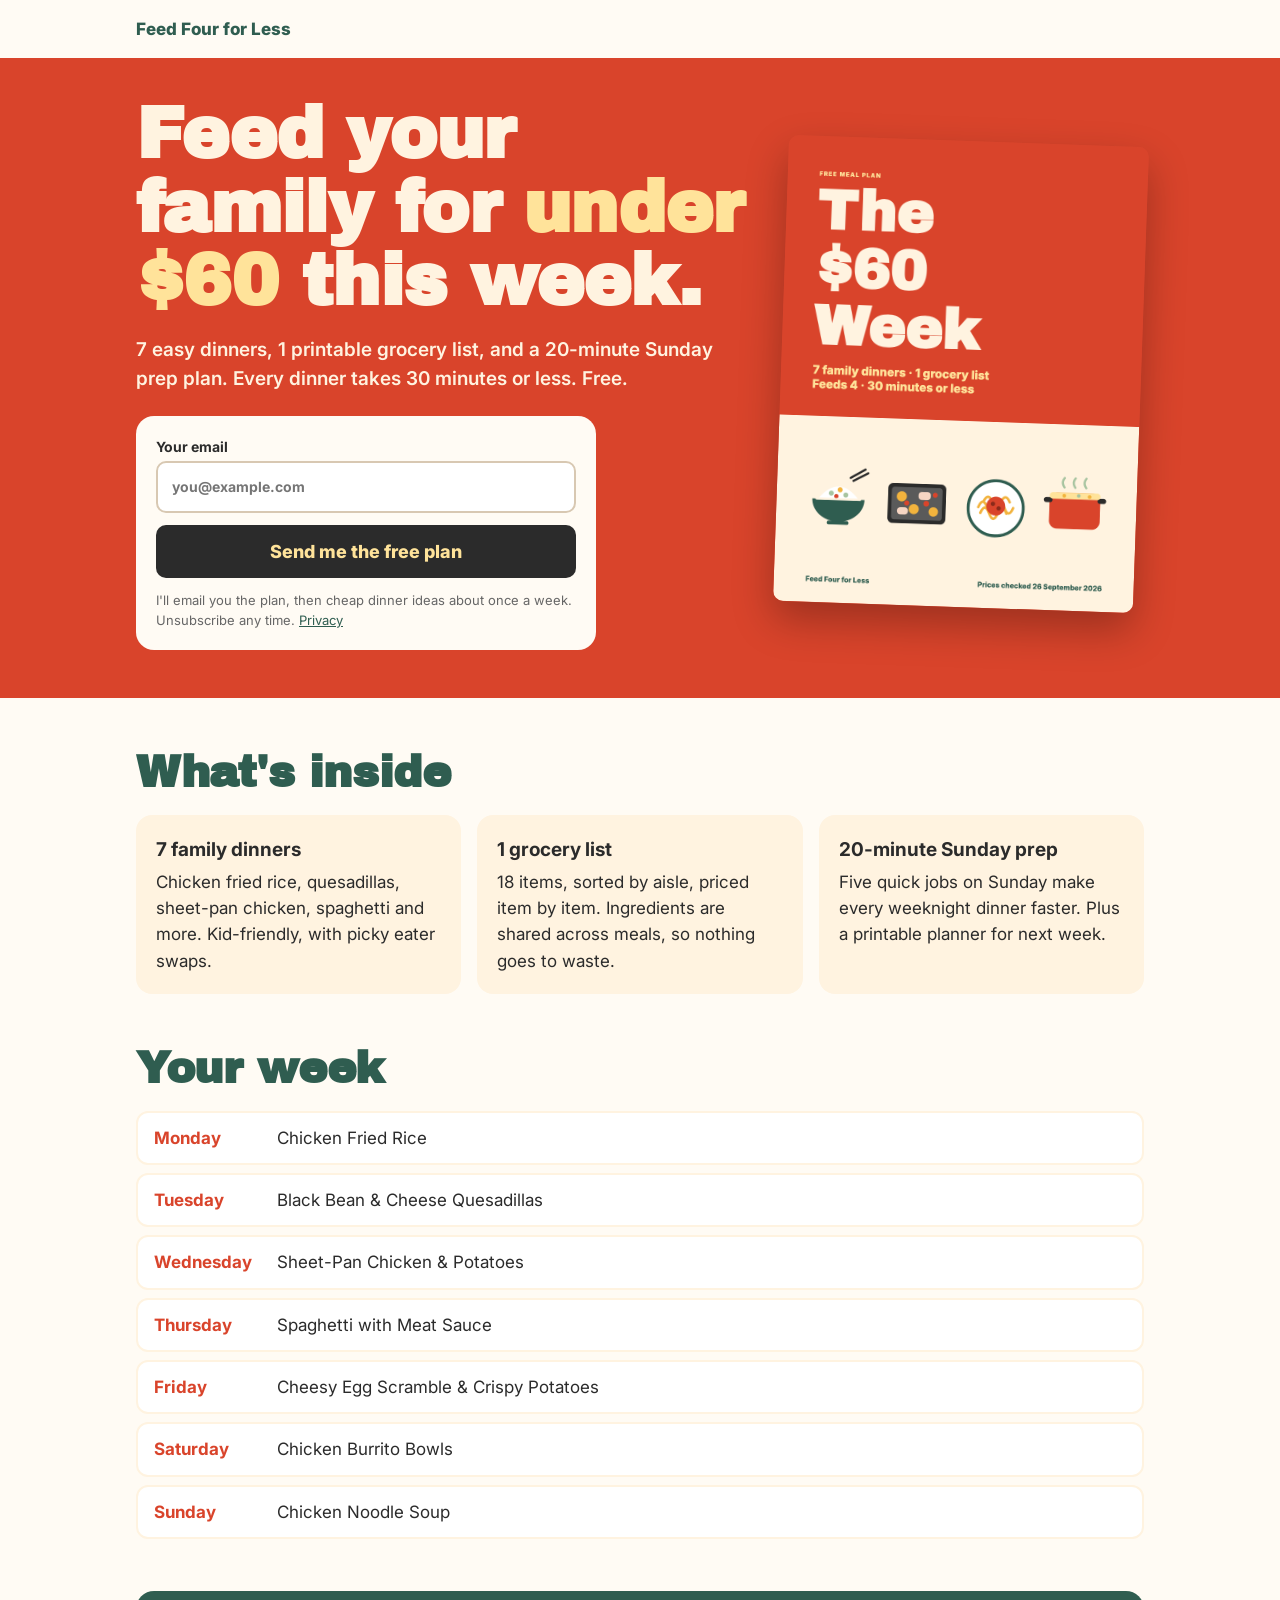
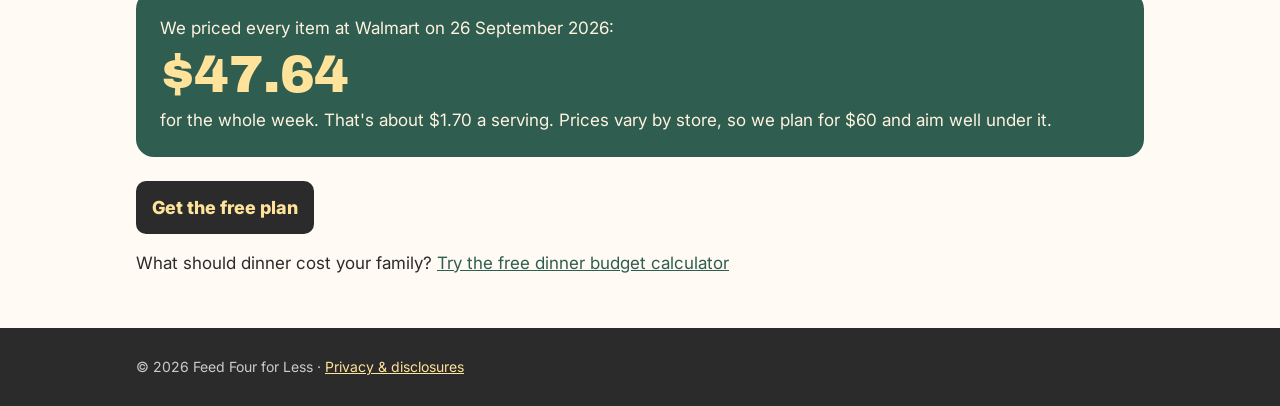
<file: index.html>
<!doctype html>
<html lang="en">
<head>
<meta charset="utf-8">
<meta name="viewport" content="width=device-width, initial-scale=1">
<title>The $60 Week: Free Family Dinner Plan | Feed Four for Less</title>
<meta name="description" content="7 cheap family dinners, one printable grocery list and a 20-minute Sunday prep plan. Feeds 4 for under $60. Free.">
<meta property="og:title" content="The $60 Week: 7 family dinners for under $60">
<meta property="og:description" content="7 easy dinners, 1 printable grocery list, 20-minute Sunday prep. Free.">
<meta property="og:image" content="img/cover.png">
<link rel="preconnect" href="https://fonts.googleapis.com"><link rel="preconnect" href="https://fonts.gstatic.com" crossorigin>
<link href="https://fonts.googleapis.com/css2?family=Archivo+Black&family=Inter:wght@400;600;700;800&display=swap" rel="stylesheet">
<link rel="stylesheet" href="style.css">
</head>
<body>
<header><div class="wrap">Feed Four for Less</div></header>

<div class="hero"><div class="wrap grid">
  <div>
    <h1>Feed your family for <span>under $60</span> this week.</h1>
    <p class="lead">7 easy dinners, 1 printable grocery list, and a 20-minute Sunday prep plan. Every dinner takes 30 minutes or less. Free.</p>
    <!-- Brevo form "The $60 Week signup" -> list "The $60 Week subscribers". Email only: Brevo's editor
         would not take a first-name field, and one field converts better anyway. -->
    <form id="signup" method="POST" action="https://491e9783.sibforms.com/serve/[base64]">
      <label>Your email<input type="email" name="EMAIL" autocomplete="email" required placeholder="you@example.com"></label>
      <input type="hidden" name="locale" value="en">
      <input type="text" name="email_address_check" value="" tabindex="-1" autocomplete="off" style="position:absolute;left:-5000px" aria-hidden="true">
      <button type="submit">Send me the free plan</button>
      <p class="fine">I'll email you the plan, then cheap dinner ideas about once a week. Unsubscribe any time. <a href="privacy.html">Privacy</a></p>
      <p class="msg" id="msg" hidden></p>
    </form>
  </div>
  <img class="cover" src="img/cover.png" alt="Cover of The $60 Week meal plan" width="816" height="1056">
</div></div>

<section><div class="wrap">
  <h2>What's inside</h2>
  <div class="cards">
    <div class="card"><b>7 family dinners</b>Chicken fried rice, quesadillas, sheet-pan chicken, spaghetti and more. Kid-friendly, with picky eater swaps.</div>
    <div class="card"><b>1 grocery list</b>18 items, sorted by aisle, priced item by item. Ingredients are shared across meals, so nothing goes to waste.</div>
    <div class="card"><b>20-minute Sunday prep</b>Five quick jobs on Sunday make every weeknight dinner faster. Plus a printable planner for next week.</div>
  </div>
</div></section>

<section style="padding-top:0"><div class="wrap">
  <h2>Your week</h2>
  <ul class="days">
    <li><b>Monday</b>Chicken Fried Rice</li>
    <li><b>Tuesday</b>Black Bean &amp; Cheese Quesadillas</li>
    <li><b>Wednesday</b>Sheet-Pan Chicken &amp; Potatoes</li>
    <li><b>Thursday</b>Spaghetti with Meat Sauce</li>
    <li><b>Friday</b>Cheesy Egg Scramble &amp; Crispy Potatoes</li>
    <li><b>Saturday</b>Chicken Burrito Bowls</li>
    <li><b>Sunday</b>Chicken Noodle Soup</li>
  </ul>
</div></section>

<section style="padding-top:0"><div class="wrap">
  <div class="price">
    <span>We priced every item at Walmart on 26 September 2026:</span>
    <span class="display">$47.64</span>
    <span>for the whole week. That's about $1.70 a serving. Prices vary by store, so we plan for $60 and aim well under it.</span>
  </div>
  <p style="margin-top:24px"><a class="btn" href="#signup">Get the free plan</a></p>
  <p style="margin-top:16px">What should dinner cost your family? <a href="calculator/">Try the free dinner budget calculator</a></p>
</div></section>

<footer><div class="wrap">© 2026 Feed Four for Less · <a href="privacy.html">Privacy &amp; disclosures</a></div></footer>

<script>
// Submit in the background so visitors stay on our page, then send them to the thank-you page.
// If the background request can't complete, fall back to a normal form post.
const form = document.getElementById('signup'), msg = document.getElementById('msg'), btn = form.querySelector('button');
form.addEventListener('submit', async e => {
  e.preventDefault();
  btn.disabled = true; btn.textContent = 'Sending...';
  try {
    const r = await fetch(form.action + '?isAjax=1', { method: 'POST', body: new FormData(form) });
    const j = await r.json();
    if (j.success) { location.href = 'thanks.html'; return; }
    msg.hidden = false; msg.textContent = j.message || 'That email address didn\'t work. Please check it and try again.';
  } catch (err) { form.submit(); return; }
  btn.disabled = false; btn.textContent = 'Send me the free plan';
});
</script>
</body>
</html>
</file>
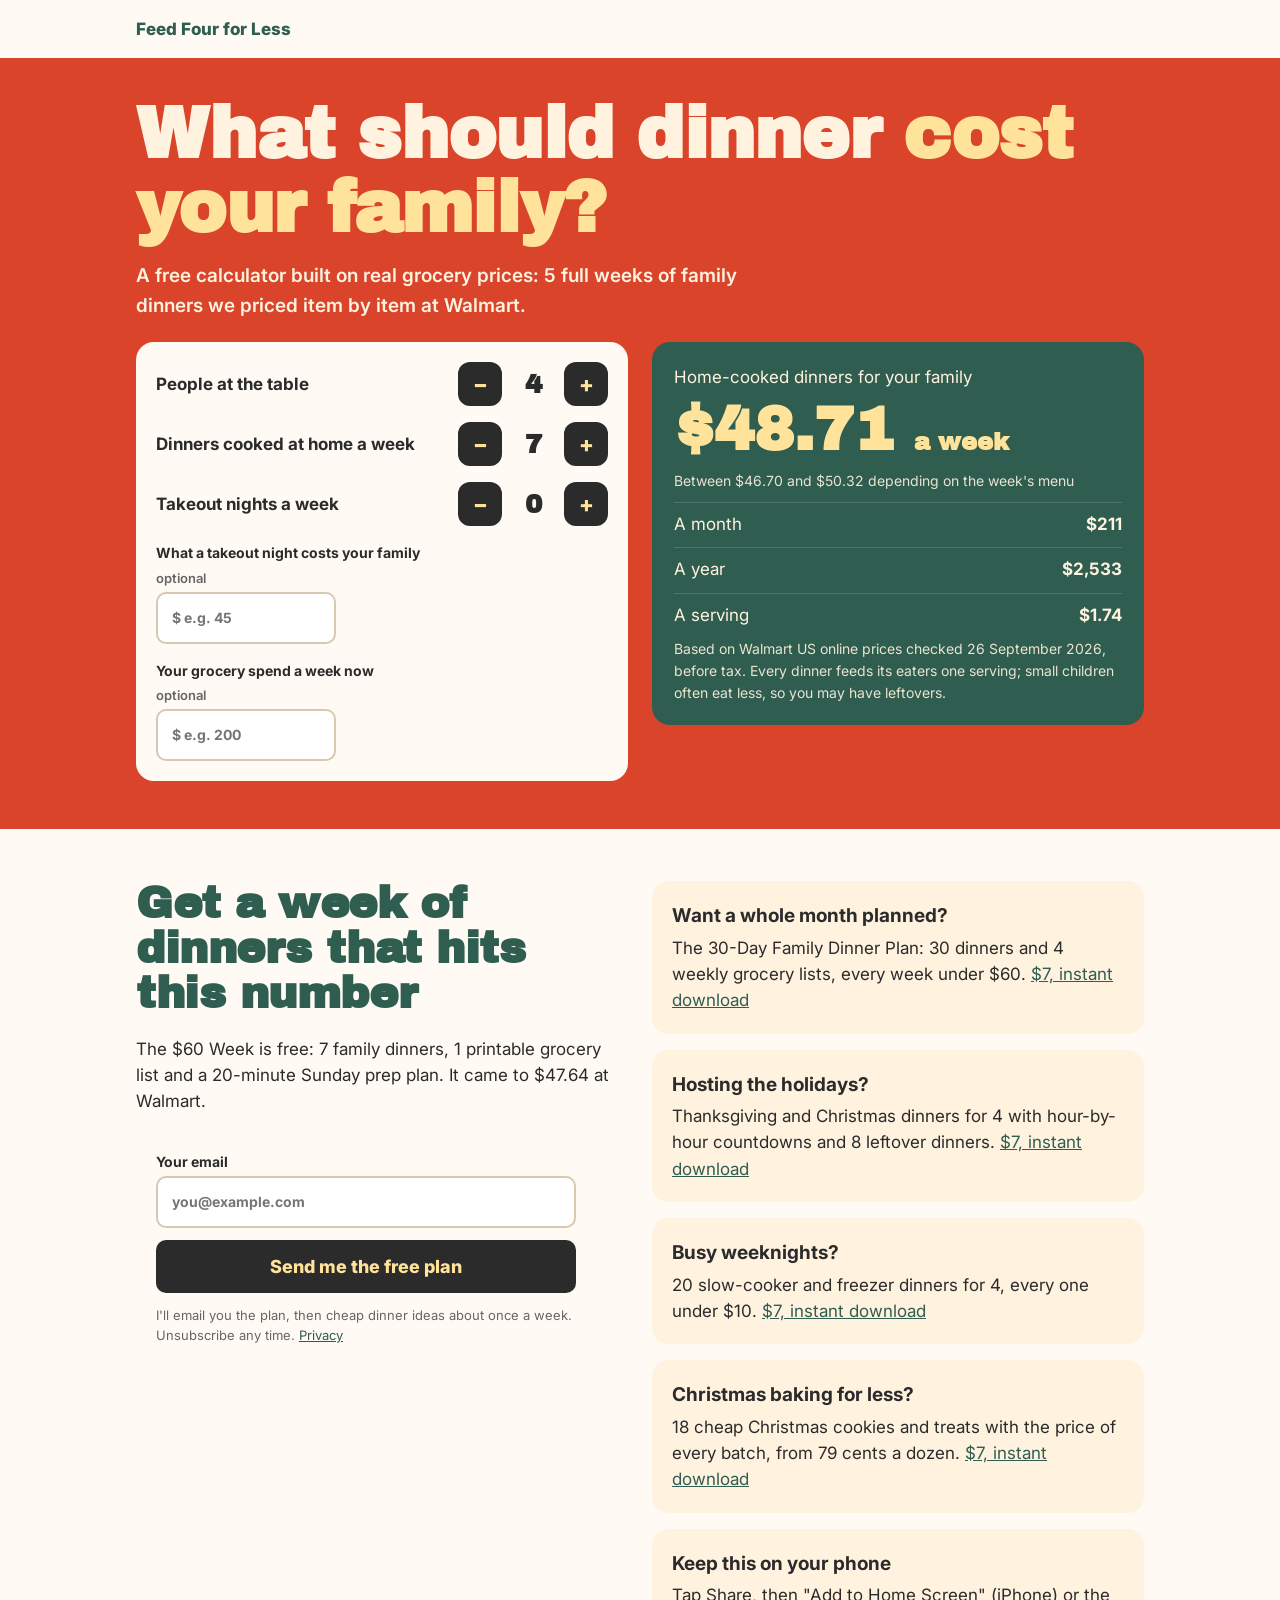
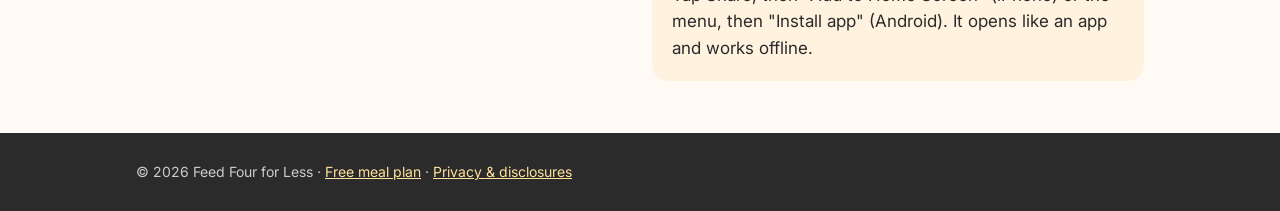
<file: calculator/index.html>
<!doctype html>
<html lang="en">
<head>
<meta charset="utf-8">
<meta name="viewport" content="width=device-width, initial-scale=1">
<title>Family Dinner Budget Calculator: What Should Dinner Cost a Week? | Feed Four for Less</title>
<meta name="description" content="Free calculator: see what home-cooked dinners cost your family each week, month and year at Walmart prices, and how much swapping takeout nights saves.">
<meta property="og:title" content="Family Dinner Budget Calculator">
<meta property="og:description" content="What should dinner cost your family? Free, instant, based on real Walmart prices.">
<meta property="og:image" content="icon-512.png">
<meta name="theme-color" content="#D9442B">
<link rel="manifest" href="manifest.webmanifest">
<link rel="apple-touch-icon" href="icon-180.png">
<meta name="apple-mobile-web-app-title" content="Dinner Budget">
<link rel="preconnect" href="https://fonts.googleapis.com"><link rel="preconnect" href="https://fonts.gstatic.com" crossorigin>
<link href="https://fonts.googleapis.com/css2?family=Archivo+Black&family=Inter:wght@400;600;800&display=swap" rel="stylesheet">
<link rel="stylesheet" href="../style.css">
<style>
.calc { background: var(--paper); color: var(--ink); border-radius: 18px; padding: 20px; display: grid; gap: 16px; max-width: 560px }
.step { display: flex; align-items: center; justify-content: space-between; gap: 12px; font-weight: 700 }
.step .ctl { display: flex; align-items: center; gap: 10px }
.step button { width: 44px; height: 44px; padding: 0; font-size: 22px; border-radius: 12px }
.step output { font: 900 26px 'Archivo Black', sans-serif; min-width: 1.6em; text-align: center }
.money { display: grid; gap: 4px; font-weight: 700; font-size: 14px }
.money input { max-width: 180px }
.opt { font-size: 13px; color: #666; font-weight: 600 }
.res { background: var(--green); color: var(--cream); border-radius: 18px; padding: 22px; display: grid; gap: 10px; max-width: 560px }
.res .big { font: 900 clamp(40px, 11vw, 60px) 'Archivo Black', sans-serif; color: #FFE39A; line-height: 1 }
.res .row { display: flex; justify-content: space-between; border-top: 1px solid rgba(255,255,255,.15); padding-top: 8px }
.res .note { font-size: 14px; opacity: .9 }
.save { background: #FFE39A; color: var(--ink); border-radius: 12px; padding: 12px 14px; font-weight: 700 }
.grid2 { display: grid; gap: 24px; align-items: start }
@media (min-width: 900px) { .grid2 { grid-template-columns: 1fr 1fr } }
</style>
</head>
<body>
<header><div class="wrap"><a href="../" style="text-decoration:none">Feed Four for Less</a></div></header>

<div class="hero"><div class="wrap">
  <h1>What should dinner <span>cost your family?</span></h1>
  <p class="lead">A free calculator built on real grocery prices: 5 full weeks of family dinners we priced item by item at Walmart.</p>
  <div class="grid2">
    <div class="calc">
      <div class="step">People at the table<div class="ctl"><button type="button" data-k="people" data-d="-1" aria-label="Fewer people">−</button><output id="people">4</output><button type="button" data-k="people" data-d="1" aria-label="More people">+</button></div></div>
      <div class="step">Dinners cooked at home a week<div class="ctl"><button type="button" data-k="dinners" data-d="-1" aria-label="Fewer dinners">−</button><output id="dinners">7</output><button type="button" data-k="dinners" data-d="1" aria-label="More dinners">+</button></div></div>
      <div class="step">Takeout nights a week<div class="ctl"><button type="button" data-k="takeout" data-d="-1" aria-label="Fewer takeout nights">−</button><output id="takeout">0</output><button type="button" data-k="takeout" data-d="1" aria-label="More takeout nights">+</button></div></div>
      <label class="money">What a takeout night costs your family <span class="opt">optional</span><input id="tcost" type="number" inputmode="decimal" min="0" step="1" placeholder="$ e.g. 45"></label>
      <label class="money">Your grocery spend a week now <span class="opt">optional</span><input id="spend" type="number" inputmode="decimal" min="0" step="1" placeholder="$ e.g. 200"></label>
    </div>
    <div class="res" aria-live="polite">
      <div>Home-cooked dinners for your family</div>
      <div class="big" id="week">$0</div>
      <div class="note" id="range"></div>
      <div class="row"><span>A month</span><b id="month"></b></div>
      <div class="row"><span>A year</span><b id="year"></b></div>
      <div class="row"><span>A serving</span><b id="serving"></b></div>
      <div class="save" id="swap" hidden></div>
      <div class="note" id="share" hidden></div>
      <div class="note">Based on Walmart US online prices checked 26 September 2026, before tax. Every dinner feeds its eaters one serving; small children often eat less, so you may have leftovers.</div>
    </div>
  </div>
</div></div>

<section><div class="wrap grid2">
  <div>
    <h2>Get a week of dinners that hits this number</h2>
    <p style="margin-bottom:16px">The $60 Week is free: 7 family dinners, 1 printable grocery list and a 20-minute Sunday prep plan. It came to $47.64 at Walmart.</p>
    <form id="signup" method="POST" action="https://491e9783.sibforms.com/serve/[base64]">
      <label>Your email<input type="email" name="EMAIL" autocomplete="email" required placeholder="you@example.com"></label>
      <input type="hidden" name="locale" value="en">
      <input type="text" name="email_address_check" value="" tabindex="-1" autocomplete="off" style="position:absolute;left:-5000px" aria-hidden="true">
      <button type="submit">Send me the free plan</button>
      <p class="fine">I'll email you the plan, then cheap dinner ideas about once a week. Unsubscribe any time. <a href="../privacy.html">Privacy</a></p>
      <p class="msg" id="msg" hidden></p>
    </form>
  </div>
  <div class="cards" style="grid-template-columns:1fr">
    <div class="card"><b>Want a whole month planned?</b>The 30-Day Family Dinner Plan: 30 dinners and 4 weekly grocery lists, every week under $60. <a href="https://payhip.com/b/sO0z2">$7, instant download</a></div>
    <div class="card"><b>Hosting the holidays?</b>Thanksgiving and Christmas dinners for 4 with hour-by-hour countdowns and 8 leftover dinners. <a href="https://payhip.com/b/vqtOo">$7, instant download</a></div>
    <div class="card"><b>Busy weeknights?</b>20 slow-cooker and freezer dinners for 4, every one under $10. <a href="https://payhip.com/b/r2H3T">$7, instant download</a></div>
    <div class="card"><b>Christmas baking for less?</b>18 cheap Christmas cookies and treats with the price of every batch, from 79 cents a dozen. <a href="https://payhip.com/b/WBV6d">$7, instant download</a></div>
    <div class="card"><b>Keep this on your phone</b>Tap Share, then "Add to Home Screen" (iPhone) or the menu, then "Install app" (Android). It opens like an app and works offline.</div>
  </div>
</div></section>

<footer><div class="wrap">© 2026 Feed Four for Less · <a href="../">Free meal plan</a> · <a href="../privacy.html">Privacy &amp; disclosures</a></div></footer>

<script>
const D = {"lo":1.66786,"hi":1.7971400000000002,"avg":1.73971};
const S = { people: 4, dinners: 7, takeout: 0 };
const LIM = { people: [1, 12], dinners: [0, 7], takeout: [0, 7] };
const $ = (n) => '$' + (n >= 100 ? Math.round(n).toLocaleString('en-US') : n.toFixed(2));
const el = (id) => document.getElementById(id);
// remembered on this phone only, so the numbers are still there next time
try { Object.assign(S, JSON.parse(localStorage.getItem('f4l.calc') || '{}')); } catch (e) {}
function render() {
  for (const k in S) if (el(k)) el(k).textContent = S[k];
  const servings = S.people * S.dinners, wk = servings * D.avg;
  el('week').innerHTML = $(wk) + ' <small style="font-size:.4em">a week</small>';
  el('range').textContent = servings ? 'Between ' + $(servings * D.lo) + ' and ' + $(servings * D.hi) + ' depending on the week\'s menu' : 'Add some home-cooked dinners to see the cost';
  el('month').textContent = $(wk * 52 / 12);
  el('year').textContent = $(wk * 52);
  el('serving').textContent = '$' + D.avg.toFixed(2);
  const tc = parseFloat(el('tcost').value), sp = parseFloat(el('spend').value);
  const swap = el('swap');
  if (S.takeout > 0 && tc > 0) {
    const home = S.takeout * S.people * D.avg, saved = S.takeout * tc - home;
    swap.hidden = false;
    swap.textContent = saved > 0 ? 'Cooking your ' + S.takeout + ' takeout night' + (S.takeout > 1 ? 's' : '') + ' at home instead: about ' + $(home) + ', saving ' + $(saved) + ' a week, ' + $(saved * 52) + ' a year.' : 'Your takeout nights already cost about the same as cooking at home.';
  } else swap.hidden = true;
  const share = el('share');
  if (sp > 0 && servings) { share.hidden = false; share.textContent = 'That is about ' + Math.round(wk / sp * 100) + '% of your current grocery spend.'; } else share.hidden = true;
  try { localStorage.setItem('f4l.calc', JSON.stringify(S)); } catch (e) {}
}
document.querySelectorAll('.step button').forEach((b) => b.addEventListener('click', () => {
  const k = b.dataset.k, [a, z] = LIM[k];
  S[k] = Math.min(z, Math.max(a, S[k] + Number(b.dataset.d)));
  // a week has 7 dinners: a takeout night is one fewer home-cooked dinner, and the other way round
  if (S.dinners + S.takeout > 7) { if (k === 'takeout') S.dinners = 7 - S.takeout; else S.takeout = 7 - S.dinners; }
  render();
}));
el('tcost').addEventListener('input', render); el('spend').addEventListener('input', render);
render();
// same background submit as the landing page, then the thank-you page
const form = el('signup'), msg = el('msg'), btn = form.querySelector('button');
form.addEventListener('submit', async (e) => {
  e.preventDefault(); btn.disabled = true; btn.textContent = 'Sending...';
  try {
    const r = await fetch(form.action + '?isAjax=1', { method: 'POST', body: new FormData(form) });
    const j = await r.json();
    if (j.success) { location.href = '../thanks.html'; return; }
    msg.hidden = false; msg.textContent = j.message || 'That email address didn\'t work. Please check it and try again.';
  } catch (err) { form.submit(); return; }
  btn.disabled = false; btn.textContent = 'Send me the free plan';
});
if ('serviceWorker' in navigator) navigator.serviceWorker.register('sw.js').catch(() => {});
</script>
</body>
</html>
</file>
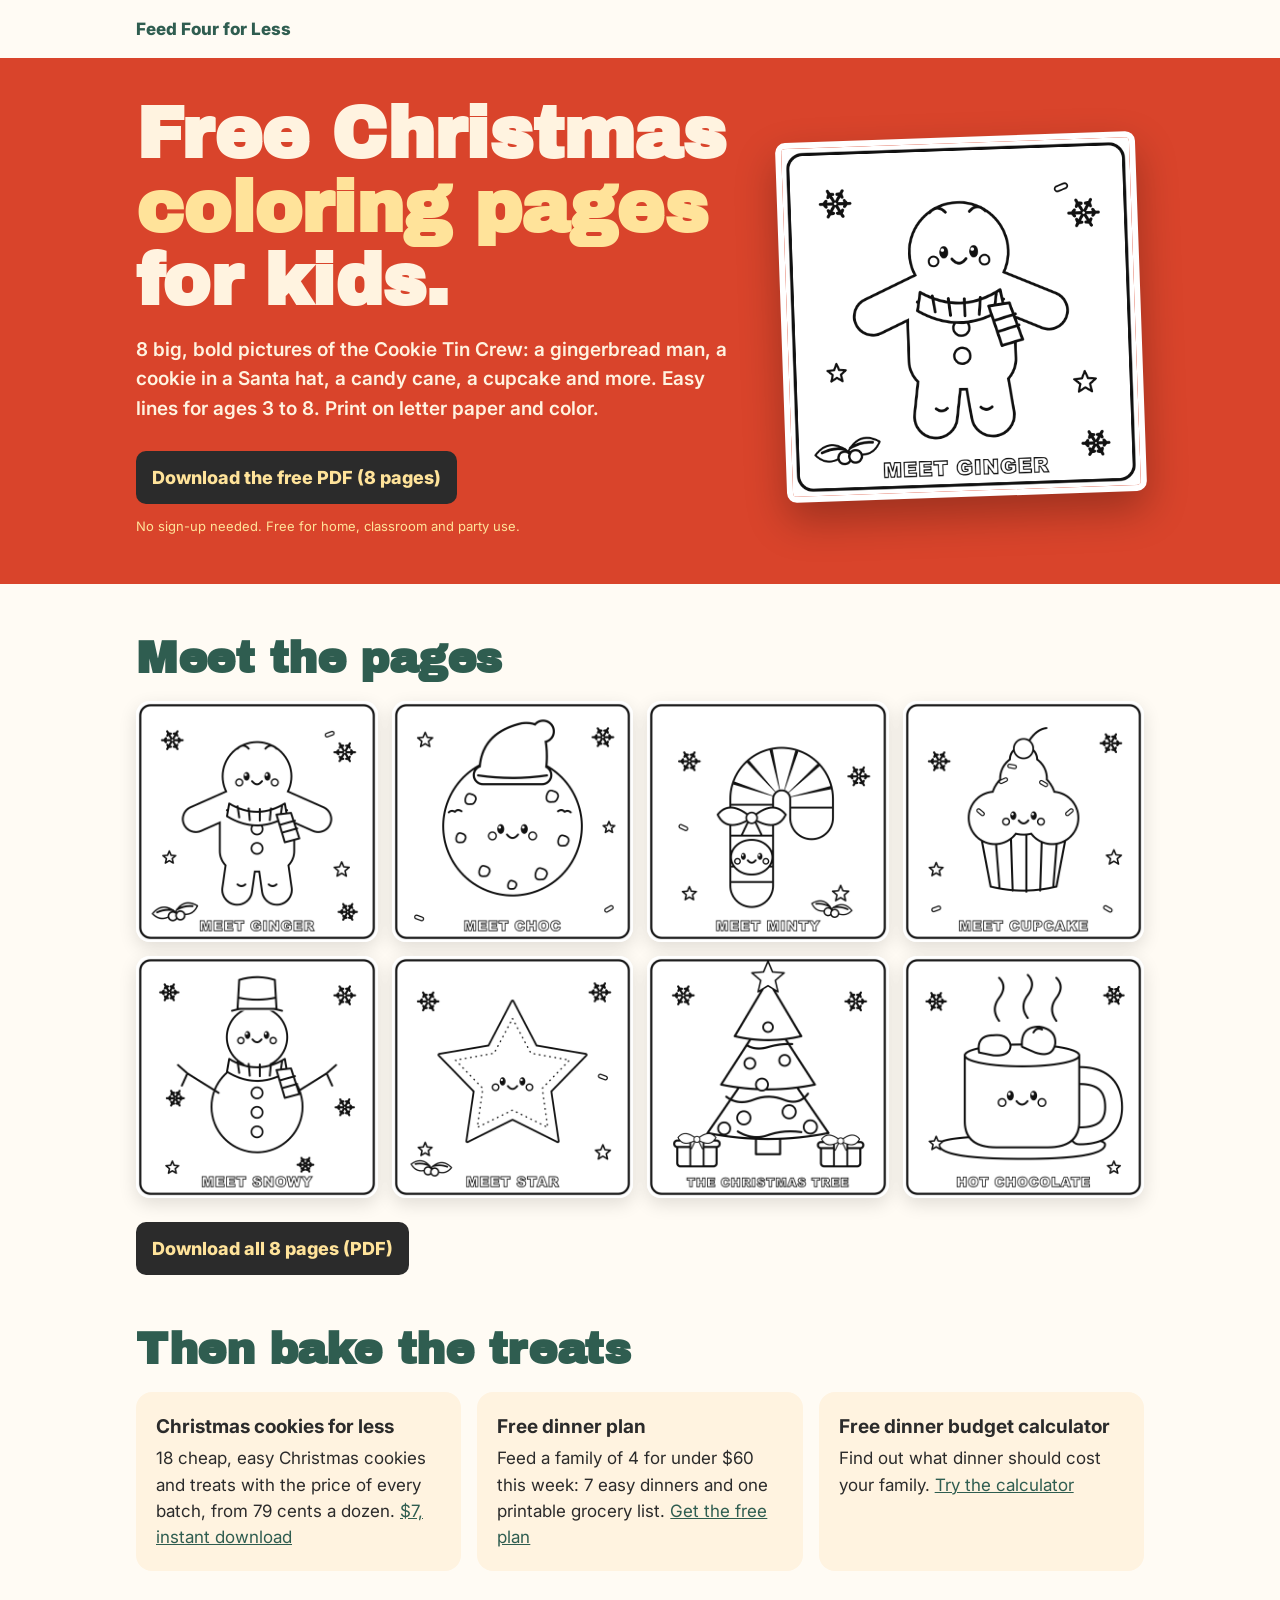
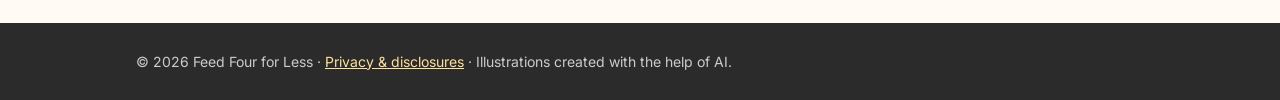
<file: coloring/index.html>
<!doctype html>
<html lang="en">
<head>
<meta charset="utf-8">
<meta name="viewport" content="width=device-width, initial-scale=1">
<title>Free Christmas Coloring Pages for Kids (Printable PDF) | Feed Four for Less</title>
<meta name="description" content="8 free printable Christmas coloring pages for kids ages 3 to 8: a gingerbread man, a cookie in a Santa hat, a candy cane, a cupcake and more. Big, bold lines. Free PDF.">
<meta property="og:title" content="Free Christmas coloring pages for kids">
<meta property="og:description" content="8 free printable pages: gingerbread, cookies, candy canes and more. Free PDF.">
<meta property="og:image" content="img/01.png">
<link rel="preconnect" href="https://fonts.googleapis.com"><link rel="preconnect" href="https://fonts.gstatic.com" crossorigin>
<link href="https://fonts.googleapis.com/css2?family=Archivo+Black&family=Inter:wght@400;600;700;800&display=swap" rel="stylesheet">
<link rel="stylesheet" href="../style.css">
<style>
.hero .grid { align-items: center }
.cover { transform: rotate(-2deg); background: #fff; border: 6px solid #fff }
.pages { display: grid; grid-template-columns: repeat(2, 1fr); gap: 14px }
.pages a { display: block; background: #fff; border-radius: 14px; overflow: hidden; box-shadow: 0 6px 18px rgba(0,0,0,.12) }
.pages img { width: 100%; height: auto; display: block }
.dl { display: inline-block; margin-top: 6px }
@media (min-width: 700px) { .pages { grid-template-columns: repeat(4, 1fr) } }
</style>
</head>
<body>
<header><div class="wrap">Feed Four for Less</div></header>

<div class="hero"><div class="wrap grid">
  <div>
    <h1>Free Christmas <span>coloring pages</span> for kids.</h1>
    <p class="lead">8 big, bold pictures of the Cookie Tin Crew: a gingerbread man, a cookie in a Santa hat, a candy cane, a cupcake and more. Easy lines for ages 3 to 8. Print on letter paper and color.</p>
    <a class="btn dl" href="christmas-coloring-pages.pdf" download>Download the free PDF (8 pages)</a>
    <p class="fine" style="color:#FFE39A;margin-top:12px">No sign-up needed. Free for home, classroom and party use.</p>
  </div>
  <img class="cover" src="img/01.png" alt="Ginger the gingerbread man coloring page" width="1000" height="1000">
</div></div>

<section><div class="wrap">
  <h2>Meet the pages</h2>
  <div class="pages">
    <a href="img/01.png"><img src="img/01.png" alt="Gingerbread man coloring page" loading="lazy"></a>
    <a href="img/02.png"><img src="img/02.png" alt="Chocolate chip cookie in a Santa hat coloring page" loading="lazy"></a>
    <a href="img/03.png"><img src="img/03.png" alt="Candy cane coloring page" loading="lazy"></a>
    <a href="img/04.png"><img src="img/04.png" alt="Christmas cupcake coloring page" loading="lazy"></a>
    <a href="img/05.png"><img src="img/05.png" alt="Snowman coloring page" loading="lazy"></a>
    <a href="img/06.png"><img src="img/06.png" alt="Star cookie coloring page" loading="lazy"></a>
    <a href="img/07.png"><img src="img/07.png" alt="Christmas tree coloring page" loading="lazy"></a>
    <a href="img/08.png"><img src="img/08.png" alt="Hot chocolate coloring page" loading="lazy"></a>
  </div>
  <p style="margin-top:24px"><a class="btn" href="christmas-coloring-pages.pdf" download>Download all 8 pages (PDF)</a></p>
</div></section>

<section style="padding-top:0"><div class="wrap">
  <h2>Then bake the treats</h2>
  <div class="cards">
    <div class="card"><b>Christmas cookies for less</b>18 cheap, easy Christmas cookies and treats with the price of every batch, from 79 cents a dozen. <a href="https://payhip.com/b/WBV6d?utm_source=site&amp;utm_medium=coloring&amp;utm_campaign=baking">$7, instant download</a></div>
    <div class="card"><b>Free dinner plan</b>Feed a family of 4 for under $60 this week: 7 easy dinners and one printable grocery list. <a href="../">Get the free plan</a></div>
    <div class="card"><b>Free dinner budget calculator</b>Find out what dinner should cost your family. <a href="../calculator/">Try the calculator</a></div>
  </div>
</div></section>

<footer><div class="wrap">© 2026 Feed Four for Less · <a href="../privacy.html">Privacy &amp; disclosures</a> · Illustrations created with the help of AI.</div></footer>
</body>
</html>
</file>
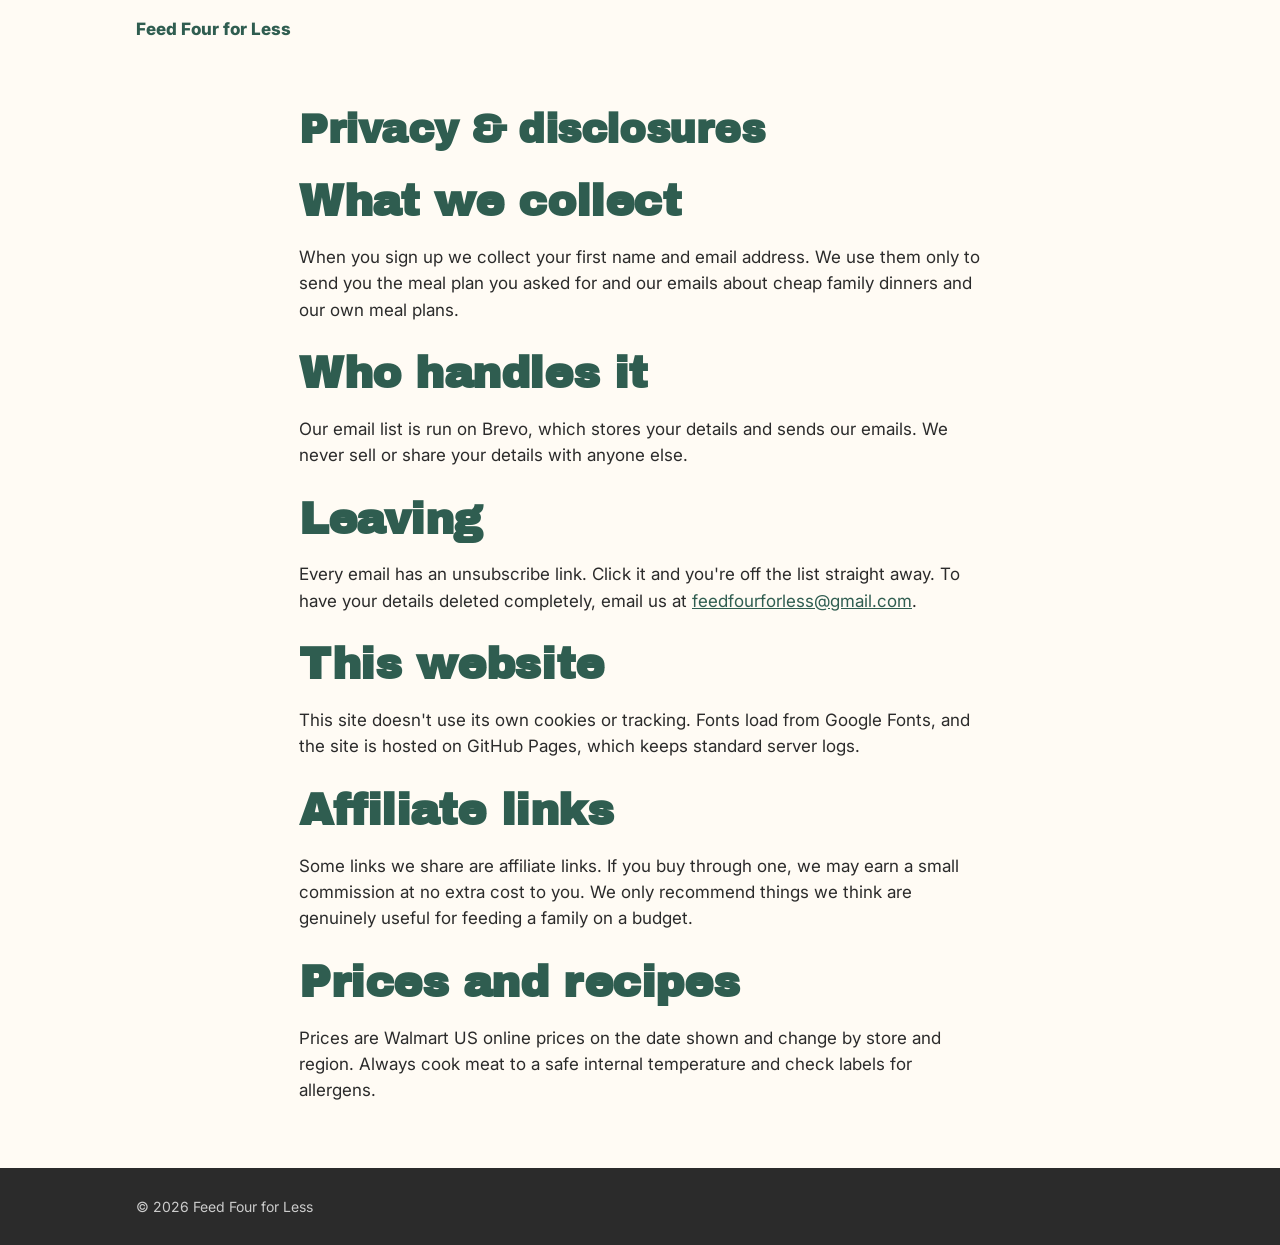
<file: privacy.html>
<!doctype html>
<html lang="en">
<head>
<meta charset="utf-8">
<meta name="viewport" content="width=device-width, initial-scale=1">
<title>Privacy &amp; disclosures | Feed Four for Less</title>
<link rel="preconnect" href="https://fonts.googleapis.com"><link rel="preconnect" href="https://fonts.gstatic.com" crossorigin>
<link href="https://fonts.googleapis.com/css2?family=Archivo+Black&family=Inter:wght@400;600;700;800&display=swap" rel="stylesheet">
<link rel="stylesheet" href="style.css">
</head>
<body>
<header><div class="wrap"><a href="./" style="text-decoration:none">Feed Four for Less</a></div></header>
<section><div class="wrap prose">
  <h1 style="font-size:40px;color:var(--green)">Privacy &amp; disclosures</h1>
  <h2>What we collect</h2>
  <p>When you sign up we collect your first name and email address. We use them only to send you the meal plan you asked for and our emails about cheap family dinners and our own meal plans.</p>
  <h2>Who handles it</h2>
  <p>Our email list is run on Brevo, which stores your details and sends our emails. We never sell or share your details with anyone else.</p>
  <h2>Leaving</h2>
  <p>Every email has an unsubscribe link. Click it and you're off the list straight away. To have your details deleted completely, email us at <a href="mailto:feedfourforless@gmail.com">feedfourforless@gmail.com</a>.</p>
  <h2>This website</h2>
  <p>This site doesn't use its own cookies or tracking. Fonts load from Google Fonts, and the site is hosted on GitHub Pages, which keeps standard server logs.</p>
  <h2>Affiliate links</h2>
  <p>Some links we share are affiliate links. If you buy through one, we may earn a small commission at no extra cost to you. We only recommend things we think are genuinely useful for feeding a family on a budget.</p>
  <h2>Prices and recipes</h2>
  <p>Prices are Walmart US online prices on the date shown and change by store and region. Always cook meat to a safe internal temperature and check labels for allergens.</p>
</div></section>
<footer><div class="wrap">© 2026 Feed Four for Less</div></footer>
</body>
</html>
</file>
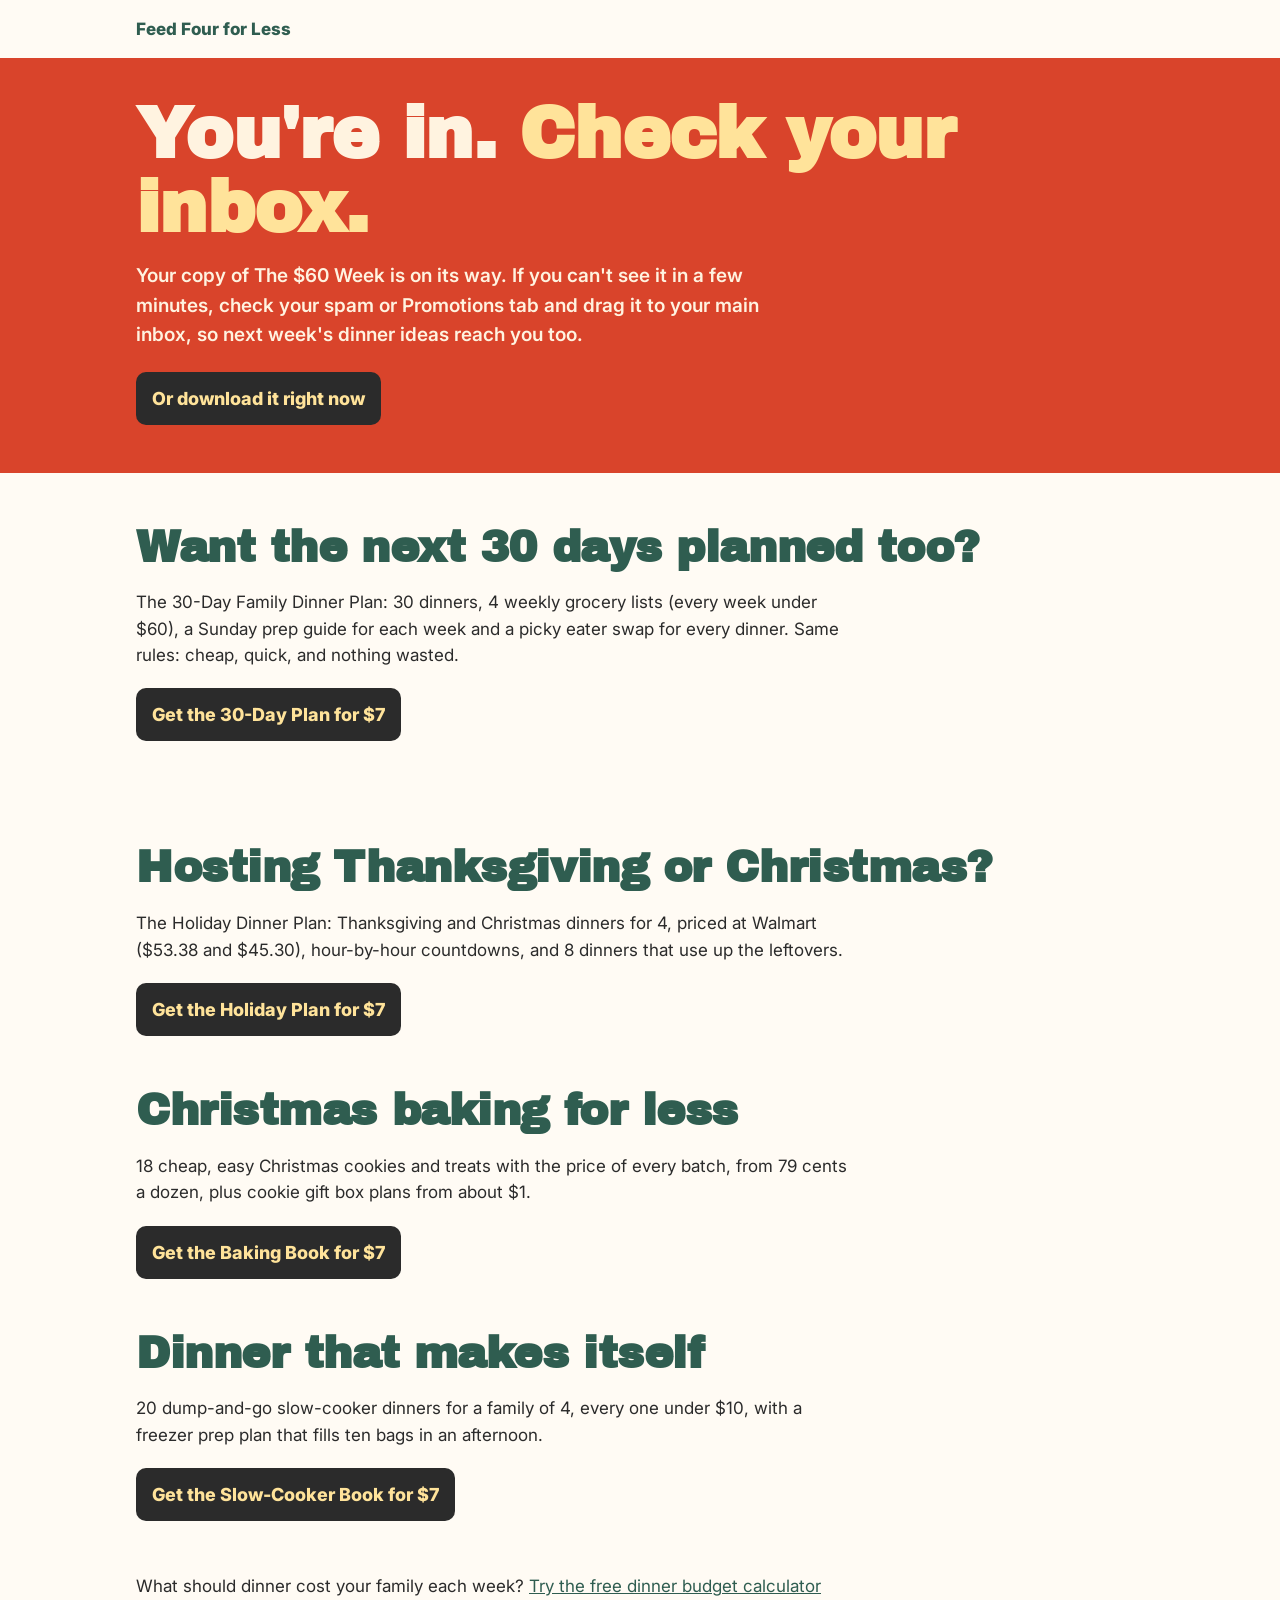
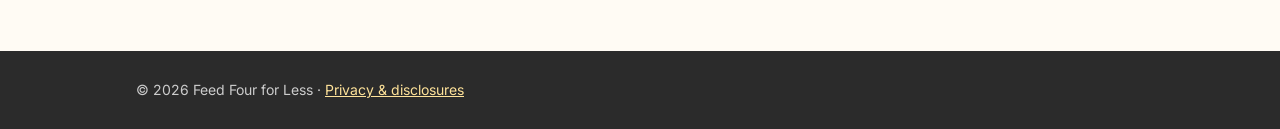
<file: thanks.html>
<!doctype html>
<html lang="en">
<head>
<meta charset="utf-8">
<meta name="viewport" content="width=device-width, initial-scale=1">
<meta name="robots" content="noindex">
<title>Your plan is on its way | Feed Four for Less</title>
<link rel="preconnect" href="https://fonts.googleapis.com"><link rel="preconnect" href="https://fonts.gstatic.com" crossorigin>
<link href="https://fonts.googleapis.com/css2?family=Archivo+Black&family=Inter:wght@400;600;700;800&display=swap" rel="stylesheet">
<link rel="stylesheet" href="style.css">
</head>
<body>
<header><div class="wrap">Feed Four for Less</div></header>
<div class="hero"><div class="wrap">
  <h1>You're in. <span>Check your inbox.</span></h1>
  <p class="lead">Your copy of The $60 Week is on its way. If you can't see it in a few minutes, check your spam or Promotions tab and drag it to your main inbox, so next week's dinner ideas reach you too.</p>
  <a class="btn" href="files/the-60-week.pdf">Or download it right now</a>
</div></div>
<section><div class="wrap">
  <h2>Want the next 30 days planned too?</h2>
  <p class="prose" style="margin-bottom:20px">The 30-Day Family Dinner Plan: 30 dinners, 4 weekly grocery lists (every week under $60), a Sunday prep guide for each week and a picky eater swap for every dinner. Same rules: cheap, quick, and nothing wasted.</p>
  <a class="btn" href="https://payhip.com/b/sO0z2">Get the 30-Day Plan for $7</a>
</div></section>
<section><div class="wrap">
  <h2>Hosting Thanksgiving or Christmas?</h2>
  <p class="prose" style="margin-bottom:20px">The Holiday Dinner Plan: Thanksgiving and Christmas dinners for 4, priced at Walmart ($53.38 and $45.30), hour-by-hour countdowns, and 8 dinners that use up the leftovers.</p>
  <a class="btn" href="https://payhip.com/b/vqtOo">Get the Holiday Plan for $7</a>
</div></section>
<section style="padding-top:0"><div class="wrap">
  <h2>Christmas baking for less</h2>
  <p class="prose" style="margin-bottom:20px">18 cheap, easy Christmas cookies and treats with the price of every batch, from 79 cents a dozen, plus cookie gift box plans from about $1.</p>
  <a class="btn" href="https://payhip.com/b/WBV6d">Get the Baking Book for $7</a>
</div></section>
<section style="padding-top:0"><div class="wrap">
  <h2>Dinner that makes itself</h2>
  <p class="prose" style="margin-bottom:20px">20 dump-and-go slow-cooker dinners for a family of 4, every one under $10, with a freezer prep plan that fills ten bags in an afternoon.</p>
  <a class="btn" href="https://payhip.com/b/r2H3T">Get the Slow-Cooker Book for $7</a>
</div></section>
<section style="padding-top:0"><div class="wrap">
  <p>What should dinner cost your family each week? <a href="calculator/">Try the free dinner budget calculator</a></p>
</div></section>
<footer><div class="wrap">© 2026 Feed Four for Less · <a href="privacy.html">Privacy &amp; disclosures</a></div></footer>
</body>
</html>
</file>
<file: style.css>
:root { --tomato: #D9442B; --mustard: #F2B33D; --green: #2F5D50; --sage: #A7C4A0; --cream: #FFF3E0; --paper: #FFFBF4; --ink: #2B2B2B }
* { box-sizing: border-box; margin: 0; padding: 0 }
body { font-family: Inter, system-ui, sans-serif; color: var(--ink); background: var(--paper); line-height: 1.55; font-size: 17px }
h1, h2, .display { font-family: 'Archivo Black', Impact, sans-serif; line-height: 1.02; letter-spacing: -.01em }
a { color: var(--green) }
.wrap { max-width: 1040px; margin: 0 auto; padding: 0 16px }
header { padding: 16px 0; font-weight: 800; color: var(--green) }
.hero { background: var(--tomato); color: var(--cream); padding: 40px 0 48px }
.hero .grid { display: grid; gap: 32px; align-items: center }
.hero h1 { font-size: clamp(40px, 9vw, 72px); color: var(--cream) }
.hero h1 span { color: #FFE39A }
.hero p.lead { font-size: 19px; font-weight: 600; margin: 16px 0 22px; max-width: 34em }
.cover { width: 100%; height: auto; max-width: 360px; justify-self: center; border-radius: 10px; box-shadow: 0 18px 40px rgba(0,0,0,.28); transform: rotate(2deg) }
form { background: var(--paper); color: var(--ink); border-radius: 18px; padding: 20px; display: grid; gap: 12px; max-width: 460px }
label { font-weight: 700; font-size: 14px; display: grid; gap: 4px }
input { font: inherit; padding: 13px 14px; border: 2px solid #D8C8B2; border-radius: 10px; background: #fff; width: 100% }
input:focus { outline: 3px solid var(--mustard); border-color: var(--ink) }
button, .btn { font: 800 18px Inter, sans-serif; background: var(--ink); color: #FFE39A; border: 0; border-radius: 10px; padding: 16px; cursor: pointer; text-decoration: none; text-align: center; display: inline-block }
button:hover, .btn:hover { background: #000 }
.fine { font-size: 13px; color: #666 }
.msg { font-weight: 700; color: var(--tomato) }
section { padding: 52px 0 }
h2 { font-size: clamp(30px, 6vw, 44px); color: var(--green); margin-bottom: 20px }
.cards { display: grid; gap: 16px }
.card { background: var(--cream); border-radius: 16px; padding: 20px }
.card b { display: block; font-size: 19px; margin-bottom: 4px }
.days { list-style: none; display: grid; gap: 8px }
.days li { background: #fff; border: 2px solid var(--cream); border-radius: 12px; padding: 12px 16px; display: flex; gap: 12px }
.days li b { min-width: 6.5em; color: var(--tomato) }
.price { background: var(--green); color: var(--cream); border-radius: 18px; padding: 24px; display: grid; gap: 6px }
.price .display { font-size: 52px; color: #FFE39A }
footer { background: var(--ink); color: #ccc; padding: 28px 0; font-size: 14px }
footer a { color: #FFE39A }
.prose { max-width: 42em } .prose h2 { margin-top: 28px } .prose p, .prose li { margin-bottom: 12px } .prose ul { padding-left: 20px }
@media (min-width: 800px) {
  .hero .grid { grid-template-columns: 1.25fr .75fr }
  .cards { grid-template-columns: repeat(3, 1fr) }
}
</file>
